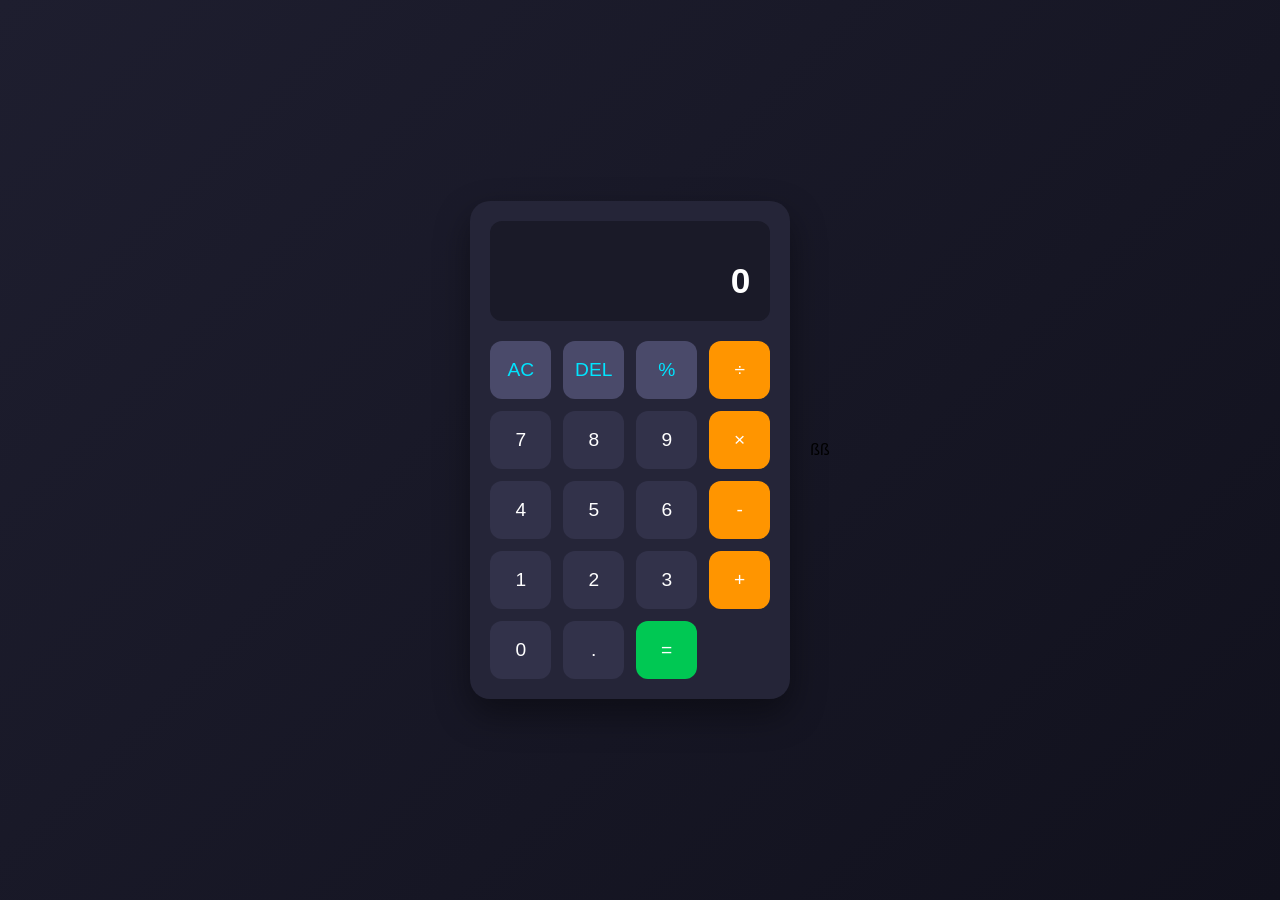
<file: CODE_ALPHA CALCULATOR/index.html>
<!DOCTYPE html>
<html lang="en">
<head>
  <meta charset="UTF-8">
  <meta name="viewport" content="width=device-width, initial-scale=1.0">
  <title>CodeAlpha - Calculator</title>
  <link rel="stylesheet" href="style.css">
</head>
<body>

  <div class="calculator-container">
    <div class="calculator">
      <!-- Screen Display -->
      <div class="display">
        <div id="history" class="history"></div>
        <div id="result" class="result">0</div>
      </div>

      <!-- Keypad Buttons -->
      <div class="buttons">
        <button class="btn function" onclick="clearAll()">AC</button>
        <button class="btn function" onclick="deleteLast()">DEL</button>
        <button class="btn function" onclick="appendInput('%')">%</button>
        <button class="btn operator" onclick="appendInput('/')">÷</button>

        <button class="btn" onclick="appendInput('7')">7</button>
        <button class="btn" onclick="appendInput('8')">8</button>
        <button class="btn" onclick="appendInput('9')">9</button>
        <button class="btn operator" onclick="appendInput('*')">×</button>

        <button class="btn" onclick="appendInput('4')">4</button>
        <button class="btn" onclick="appendInput('5')">5</button>
        <button class="btn" onclick="appendInput('6')">6</button>
        <button class="btn operator" onclick="appendInput('-')">-</button>

        <button class="btn" onclick="appendInput('1')">1</button>
        <button class="btn" onclick="appendInput('2')">2</button>
        <button class="btn" onclick="appendInput('3')">3</button>
        <button class="btn operator" onclick="appendInput('+')">+</button>

        <button class="btn zero" onclick="appendInput('0')">0</button>
        <button class="btn" onclick="appendInput('.')">.</button>
        <button class="btn equal" onclick="calculate()">=</button>
      </div>
    </div>
  </div>

  <script src="script.js"></script>
</body>
</html>ßß
</file>
<file: CODE_ALPHA CALCULATOR/style.css>
* {
  box-sizing: border-box;
  margin: 0;
  padding: 0;
  font-family: 'Segoe UI', Tahoma, Geneva, Verdana, sans-serif;
}

body {
  display: flex;
  justify-content: center;
  align-items: center;
  min-height: 100vh;
  background: linear-gradient(135deg, #1e1e2f, #11111d);
}

.calculator-container {
  width: 100%;
  max-width: 360px;
  padding: 20px;
}

.calculator {
  background: #252538;
  border-radius: 20px;
  padding: 20px;
  box-shadow: 0 15px 35px rgba(0, 0, 0, 0.4);
}

/* Display */
.display {
  background-color: #1a1a28;
  border-radius: 12px;
  padding: 20px;
  text-align: right;
  margin-bottom: 20px;
  min-height: 90px;
  display: flex;
  flex-direction: column;
  justify-content: space-between;
  word-wrap: break-word;
  word-break: break-all;
}

.history {
  color: #8888a0;
  font-size: 0.9rem;
  min-height: 1.2rem;
}

.result {
  color: #ffffff;
  font-size: 2.2rem;
  font-weight: 600;
}

/* Buttons Grid */
.buttons {
  display: grid;
  grid-template-columns: repeat(4, 1fr);
  gap: 12px;
}

.btn {
  background-color: #32324a;
  color: #ffffff;
  border: none;
  border-radius: 12px;
  font-size: 1.2rem;
  padding: 18px 0;
  cursor: pointer;
  transition: all 0.2s ease;
  user-select: none;
}

.btn:hover {
  background-color: #3d3d5c;
  transform: translateY(-2px);
}

.btn:active {
  transform: translateY(0);
}

.btn.function {
  background-color: #4a4a6a;
  color: #00e5ff;
}

.btn.operator {
  background-color: #ff9500;
  color: #ffffff;
}

.btn.operator:hover {
  background-color: #e08300;
}

.btn.equal {
  background-color: #00c853;
  color: #ffffff;
}

.btn.equal:hover {
  background-color: #009624;
}

.btn.zero {
  grid-column: span 1;
}
</file>
